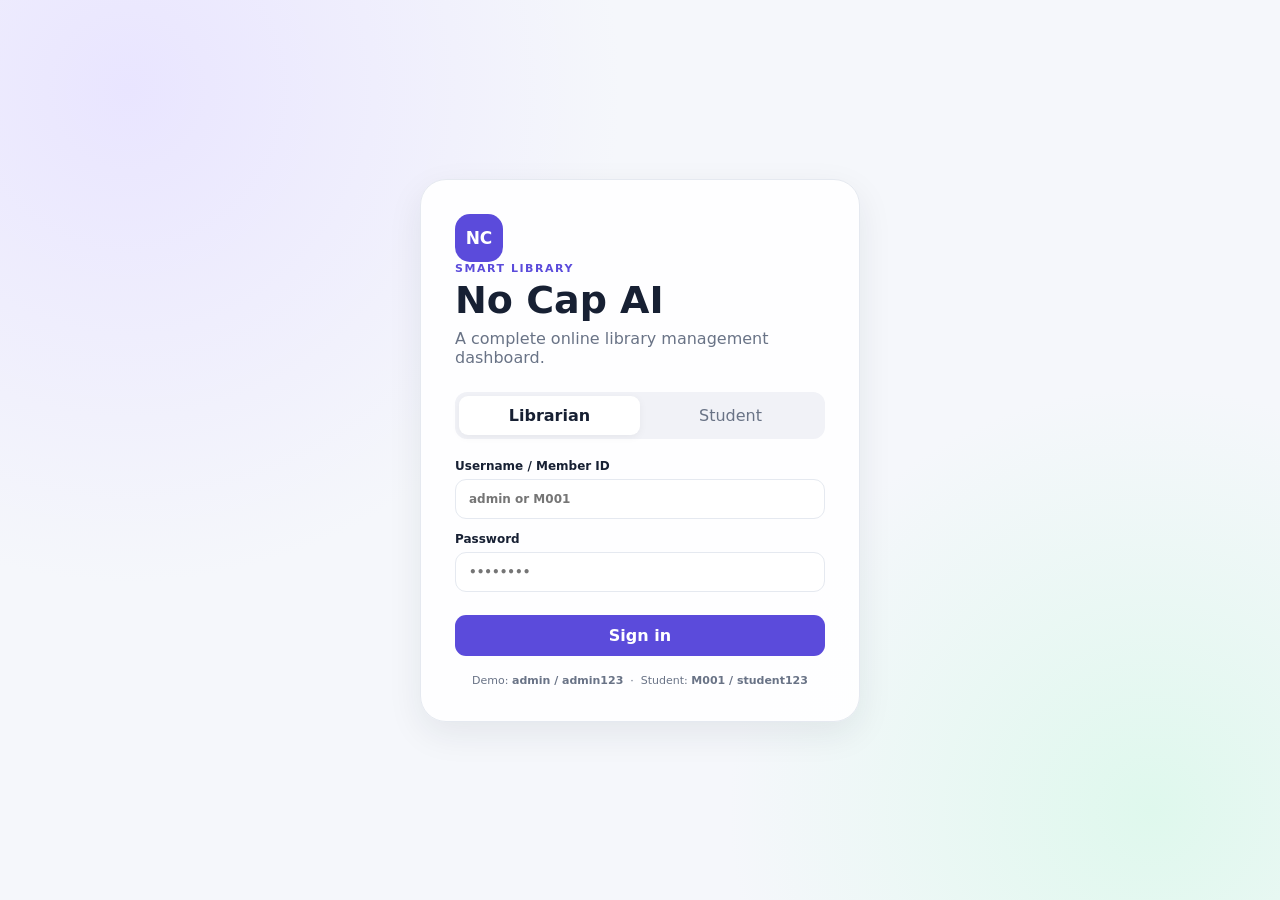
<file: project/legacy_java/web/index.html>
<!doctype html>
<html lang="en"><head><meta charset="utf-8"><meta name="viewport" content="width=device-width,initial-scale=1"><meta name="description" content="No Cap AI Smart Library Management System"><title>No Cap AI | Smart Library</title><link rel="stylesheet" href="style.css"></head>
<body>
<div id="toast" class="toast"></div>
<section id="login" class="login-screen"><div class="login-card"><div class="brand-mark">NC</div><p class="eyebrow">SMART LIBRARY</p><h1>No Cap AI</h1><p class="sub">A complete online library management dashboard.</p><div class="tabs"><button class="tab active" data-role="Librarian">Librarian</button><button class="tab" data-role="Student">Student</button></div><label>Username / Member ID<input id="user" autocomplete="username" placeholder="admin or M001"></label><label>Password<input id="pass" type="password" autocomplete="current-password" placeholder="••••••••"></label><button id="loginBtn" class="primary full">Sign in</button><p id="loginError" class="error"></p><p class="demo">Demo: <b>admin / admin123</b> &nbsp;·&nbsp; Student: <b>M001 / student123</b></p></div></section>
<section id="app" hidden><aside class="sidebar"><div class="brand"><div class="brand-mark small">NC</div><div><b>No Cap AI</b><span>Smart Library</span></div></div><nav id="nav"><button data-page="dashboard">⌂ <span>Dashboard</span></button><button data-page="books">▣ <span>Books</span></button><button data-page="members">♙ <span>Members</span></button><button data-page="circulation">↕ <span>Issue / Return</span></button><button data-page="queues">≡ <span>Waiting Queues</span></button><button data-page="actions" data-admin>◷ <span>Recent Actions</span></button><button data-page="reports">▤ <span>Reports</span></button></nav><button id="logout" class="logout">↪ <span>Log out</span></button></aside><main class="content"><header class="topbar"><div><p class="eyebrow" id="pageEyebrow">LIBRARY</p><h2 id="pageTitle">Dashboard</h2></div><div class="profile"><span id="who">Librarian</span><span class="avatar" id="avatar">L</span></div></header><div id="main"></div></main></section><script src="app.js"></script></body></html>
</file>
<file: project/legacy_java/web/style.css>
:root{--bg:#f5f7fb;--card:#fff;--text:#172033;--muted:#697386;--line:#e5e9f0;--primary:#5b4bdb;--primary2:#7c5cff;--danger:#d83a52;--success:#16865b;--shadow:0 12px 35px rgba(26,34,56,.08)}*{box-sizing:border-box}body{margin:0;font-family:Inter,ui-sans-serif,system-ui,-apple-system,Segoe UI,Roboto,sans-serif;background:var(--bg);color:var(--text)}button,input,select{font:inherit}button{cursor:pointer;border:0}.login-screen{min-height:100vh;display:grid;place-items:center;padding:24px;background:radial-gradient(circle at 10% 10%,#e9e5ff,transparent 35%),radial-gradient(circle at 90% 90%,#dff8ed,transparent 30%),var(--bg)}.login-card{width:min(440px,100%);background:rgba(255,255,255,.94);border:1px solid var(--line);border-radius:26px;padding:34px;box-shadow:var(--shadow)}.brand-mark{width:48px;height:48px;border-radius:15px;display:grid;place-items:center;background:var(--primary);color:white;font-weight:800;font-size:17px}.brand-mark.small{width:38px;height:38px;border-radius:12px;font-size:13px}.eyebrow{margin:0 0 6px;font-size:11px;letter-spacing:.14em;font-weight:800;color:var(--primary)}h1{font-size:38px;line-height:1;margin:5px 0 10px}.sub{color:var(--muted);margin:0 0 25px}.tabs{display:flex;background:#f1f2f7;border-radius:12px;padding:4px;margin-bottom:20px}.tab{flex:1;padding:10px;border-radius:9px;background:transparent;color:var(--muted)}.tab.active{background:white;color:var(--text);box-shadow:0 2px 8px #0000000d;font-weight:700}label{display:block;font-size:12px;font-weight:700;margin:13px 0}input,select{width:100%;border:1px solid var(--line);border-radius:11px;padding:12px 13px;background:white;outline:none;margin-top:6px}input:focus,select:focus{border-color:#a69bff;box-shadow:0 0 0 3px #5b4bdb15}.primary{background:var(--primary);color:white;padding:11px 16px;border-radius:11px;font-weight:750}.primary:hover{filter:brightness(.96)}.full{width:100%;margin-top:10px}.demo{font-size:11px;color:var(--muted);margin:18px 0 0;text-align:center}.error,.danger{color:var(--danger)}.toast{position:fixed;right:24px;top:24px;background:#182033;color:white;padding:12px 16px;border-radius:12px;box-shadow:var(--shadow);z-index:20;opacity:0;transform:translateY(-8px);pointer-events:none;transition:.2s}.toast.show{opacity:1;transform:none}.sidebar{position:fixed;inset:0 auto 0 0;width:245px;background:#101827;color:#dbe1ec;padding:22px 15px;display:flex;flex-direction:column}.brand{display:flex;gap:11px;align-items:center;padding:0 8px 30px}.brand b{display:block;color:white}.brand span{display:block;font-size:11px;color:#8994a8;margin-top:2px}.sidebar nav{display:grid;gap:5px}.sidebar nav button,.logout{background:transparent;color:#9fa9ba;text-align:left;padding:12px 13px;border-radius:10px}.sidebar nav button:hover,.sidebar nav button.active{background:#252e42;color:white}.sidebar nav button span,.logout span{margin-left:7px}.logout{margin-top:auto}.content{margin-left:245px;min-height:100vh;padding:28px 36px}.topbar{display:flex;align-items:center;justify-content:space-between;margin-bottom:28px}.topbar h2{margin:0;font-size:28px}.profile{display:flex;gap:10px;align-items:center;font-size:13px;font-weight:700}.avatar{width:36px;height:36px;border-radius:50%;display:grid;place-items:center;background:#e8e4ff;color:var(--primary)}.grid{display:grid;grid-template-columns:repeat(4,1fr);gap:16px}.card{background:var(--card);border:1px solid var(--line);border-radius:17px;box-shadow:0 5px 20px #1a22380a}.stat{padding:20px}.stat span{display:block;color:var(--muted);font-size:12px}.stat strong{display:block;font-size:29px;margin-top:7px}.panel{padding:21px}.panel h3{margin:0 0 16px}.formgrid{display:grid;grid-template-columns:repeat(2,1fr);gap:8px}.actions{display:flex;gap:8px;flex-wrap:wrap}.toolbar{display:flex;gap:10px;margin:17px 0}.toolbar input{max-width:430px;margin:0}.tablewrap{overflow:auto}.table{width:100%;border-collapse:collapse;font-size:13px}.table th{text-align:left;color:var(--muted);font-size:11px;text-transform:uppercase;letter-spacing:.06em;background:#fafbfc}.table th,.table td{padding:13px 12px;border-bottom:1px solid var(--line);white-space:nowrap}.badge{display:inline-flex;padding:4px 8px;border-radius:999px;font-size:11px;font-weight:800;background:#eef0f5}.badge.ok{color:var(--success);background:#e9f7f0}.badge.warn{color:#a06b00;background:#fff4d7}.badge.bad{color:var(--danger);background:#ffedf0}.muted{color:var(--muted)}.empty{padding:35px;text-align:center;color:var(--muted)}.modal{position:fixed;inset:0;background:#11182788;display:grid;place-items:center;padding:20px;z-index:15}.modal .panel{width:min(520px,100%);max-height:90vh;overflow:auto}.close{float:right;background:#f1f2f5;border-radius:9px;padding:7px 10px}.two{display:grid;grid-template-columns:1fr 1fr;gap:16px}.queue{padding:15px;border:1px solid var(--line);border-radius:13px;margin-top:10px}.queue ol{margin:8px 0 0;padding-left:25px}.hero{padding:24px;background:linear-gradient(135deg,#5b4bdb,#7c5cff);color:#fff;border-radius:18px;margin-bottom:17px}.hero h3{margin:0 0 5px;font-size:21px}.hero p{margin:0;color:#e9e6ff}.linkbtn{background:none;color:var(--primary);font-weight:700;padding:4px}.dangerbtn{background:#ffedf0;color:var(--danger);padding:8px 10px;border-radius:9px;font-weight:700}.secondary{background:#eef0f5;color:var(--text);padding:10px 14px;border-radius:10px;font-weight:700}@media(max-width:900px){.sidebar{width:72px}.sidebar .brand b,.sidebar .brand span,.sidebar nav span,.logout span{display:none}.sidebar .brand{justify-content:center}.content{margin-left:72px;padding:22px}.grid{grid-template-columns:repeat(2,1fr)}}@media(max-width:620px){.content{padding:17px}.grid,.two,.formgrid{grid-template-columns:1fr}.topbar{align-items:flex-start}.profile{font-size:0}.login-card{padding:25px}}
</file>
